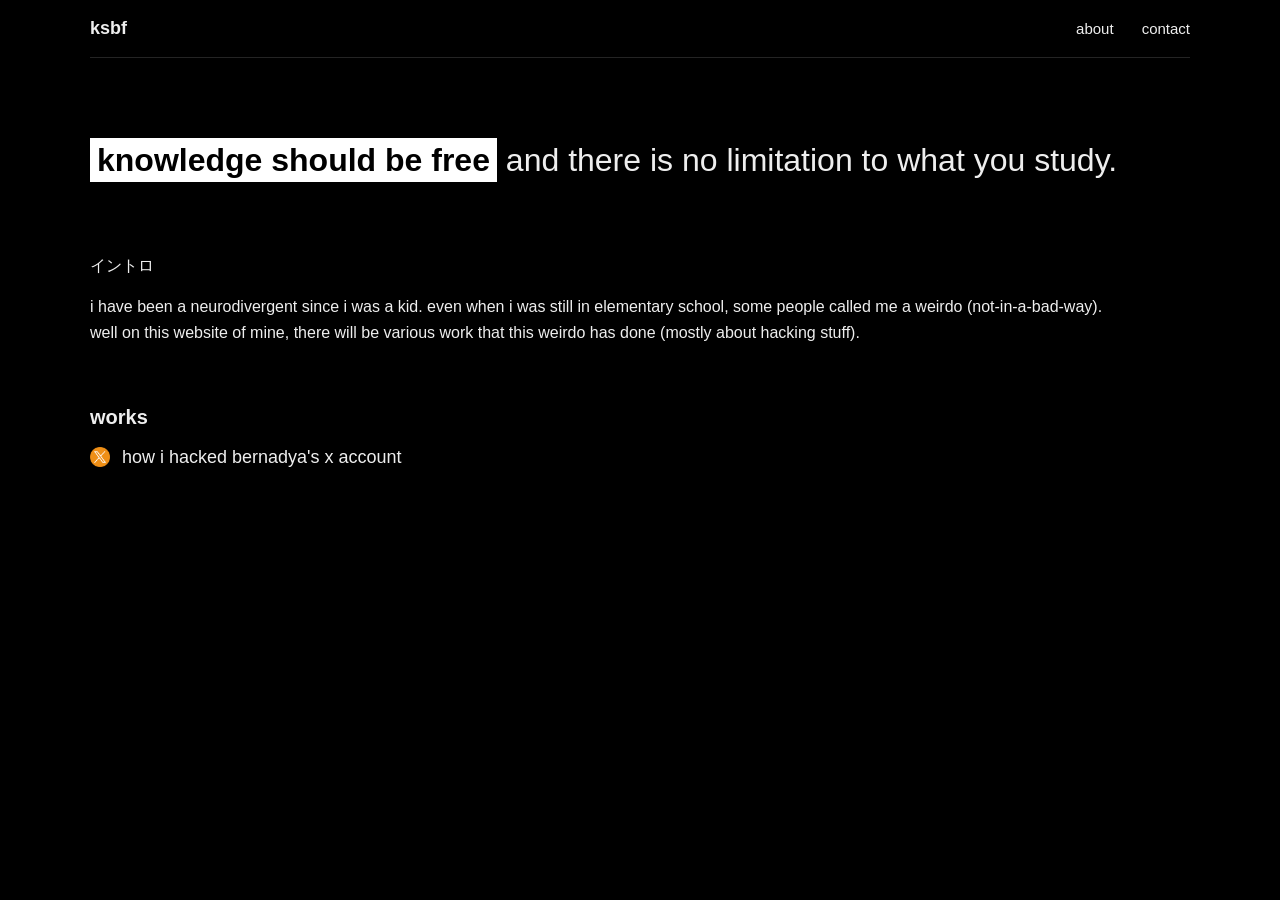
<file: index.html>
<!DOCTYPE html>
<html lang="en">
<head>
    <meta charset="UTF-8">
    <meta name="viewport" content="width=device-width, initial-scale=1.0">
    <title>KSBF</title>

    <link rel="stylesheet" href="style.css">
</head>

<body>
    <div class="container">
        <header>
            <nav class="navbar">
                <a href="index.html" class="logo">ksbf</a>
                <ul class="nav-menu">
                    <li><a href="about.html">about</a></li>
                    <li><a href="contact.html">contact</a></li>
                </ul>
            </nav>
        </header>

        <main>
            <section class="hero">
                <p>
                    <span class="highlight">knowledge should be free</span>
                    and there is no limitation to what you study.
                </p>
            </section>

            <section class="intro">
                <p>
                    イントロ
                </p>

                <p>
                    i have been a neurodivergent since i was a kid.
                    even when i was still in elementary school, some people called me a
                    weirdo (not-in-a-bad-way). well on this website of mine, there will be
                    various work that this weirdo has done (mostly about hacking stuff).
                </p>
            </section>

            <section class="works">
                <h2>
                    <a href="#">works</a>
                </h2>
                <article>
                    <a href="article-detail.html" class="article-link">
                        <img src="images/x-logo.png" alt="">
                        how i hacked bernadya's x account
                    </a>
                </article>
            </section>
        </main>
    </div>
</body>
</html>
</file>
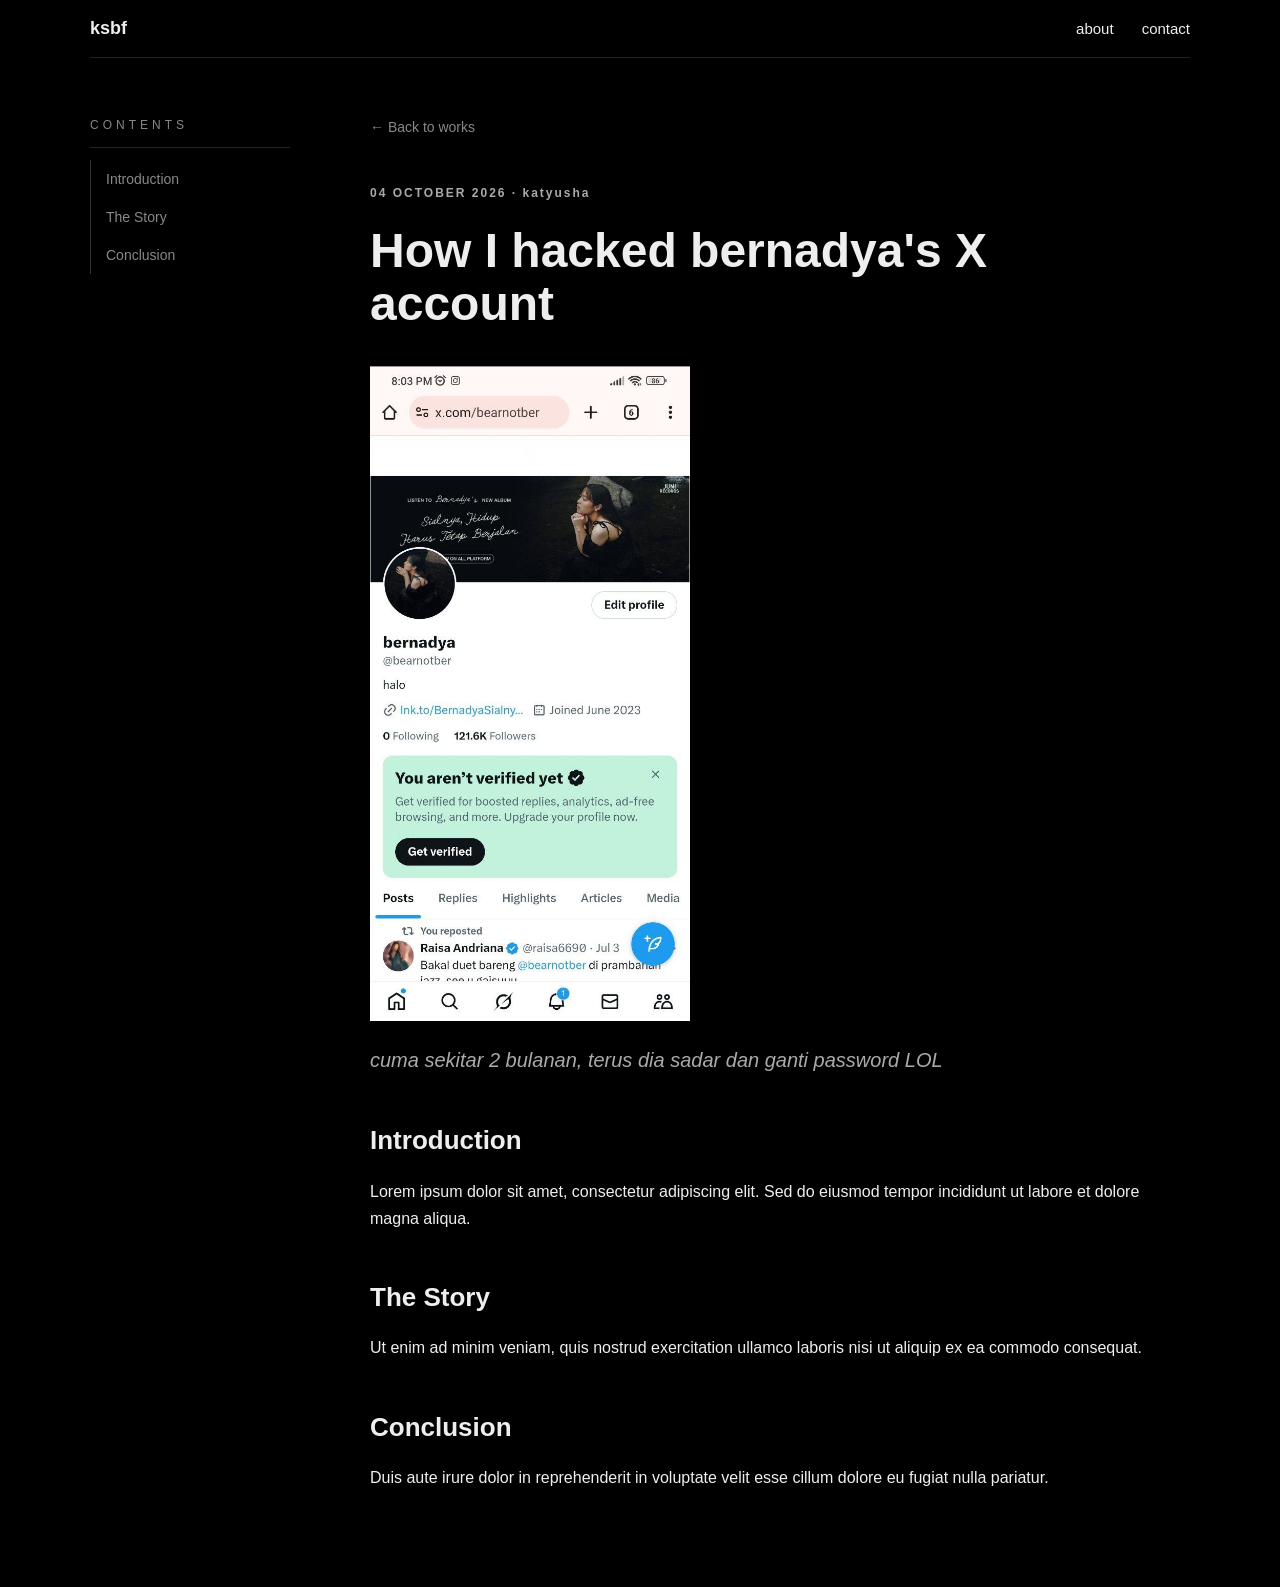
<file: article-detail.html>
<!DOCTYPE html>
<html lang="en">
<head>
    <meta charset="UTF-8">
    <meta name="viewport" content="width=device-width, initial-scale=1.0">
    <title>How I Hacked Bernadya's X Account - KSBF</title>
    <link rel="stylesheet" href="style.css">
</head>

<body>

    <div class="container">

        <header>
            <nav class="navbar">
                <a href="index.html" class="logo">ksbf</a>

                <ul class="nav-menu">
                    <li><a href="about.html">about</a></li>
                    <li><a href="contact.html">contact</a></li>
                </ul>
            </nav>
        </header>

        <main class="article-layout">

            <aside class="contents">
                <h3>CONTENTS</h3>

                <ul>
                    <li><a href="#introduction">Introduction</a></li>
                    <li><a href="#story">The Story</a></li>
                    <li><a href="#conclusion">Conclusion</a></li>
                </ul>
            </aside>

            <article class="article-detail">

                <a href="index.html" class="back-link">← Back to works</a>

                <p class="article-meta">
                    04 OCTOBER 2026 · katyusha
                </p>

                <h1>How I hacked bernadya's X account</h1>
                <img src="images/proof-lol.png" alt="yea this is the proof" class="article-image">

                <p class="article-subtitle">
                    cuma sekitar 2 bulanan, terus dia sadar dan ganti password LOL
                </p>

                <section id="introduction">
                    <h2>Introduction</h2>

                    <p>
                        Lorem ipsum dolor sit amet, consectetur adipiscing elit.
                        Sed do eiusmod tempor incididunt ut labore et dolore magna aliqua.
                    </p>
                </section>

                <section id="story">
                    <h2>The Story</h2>

                    <p>
                        Ut enim ad minim veniam, quis nostrud exercitation ullamco laboris
                        nisi ut aliquip ex ea commodo consequat.
                    </p>
                </section>

                <section id="conclusion">
                    <h2>Conclusion</h2>

                    <p>
                        Duis aute irure dolor in reprehenderit in voluptate velit esse
                        cillum dolore eu fugiat nulla pariatur.
                    </p>
                </section>

            </article>

        </main>

    </div>

</body>
</html>
</file>
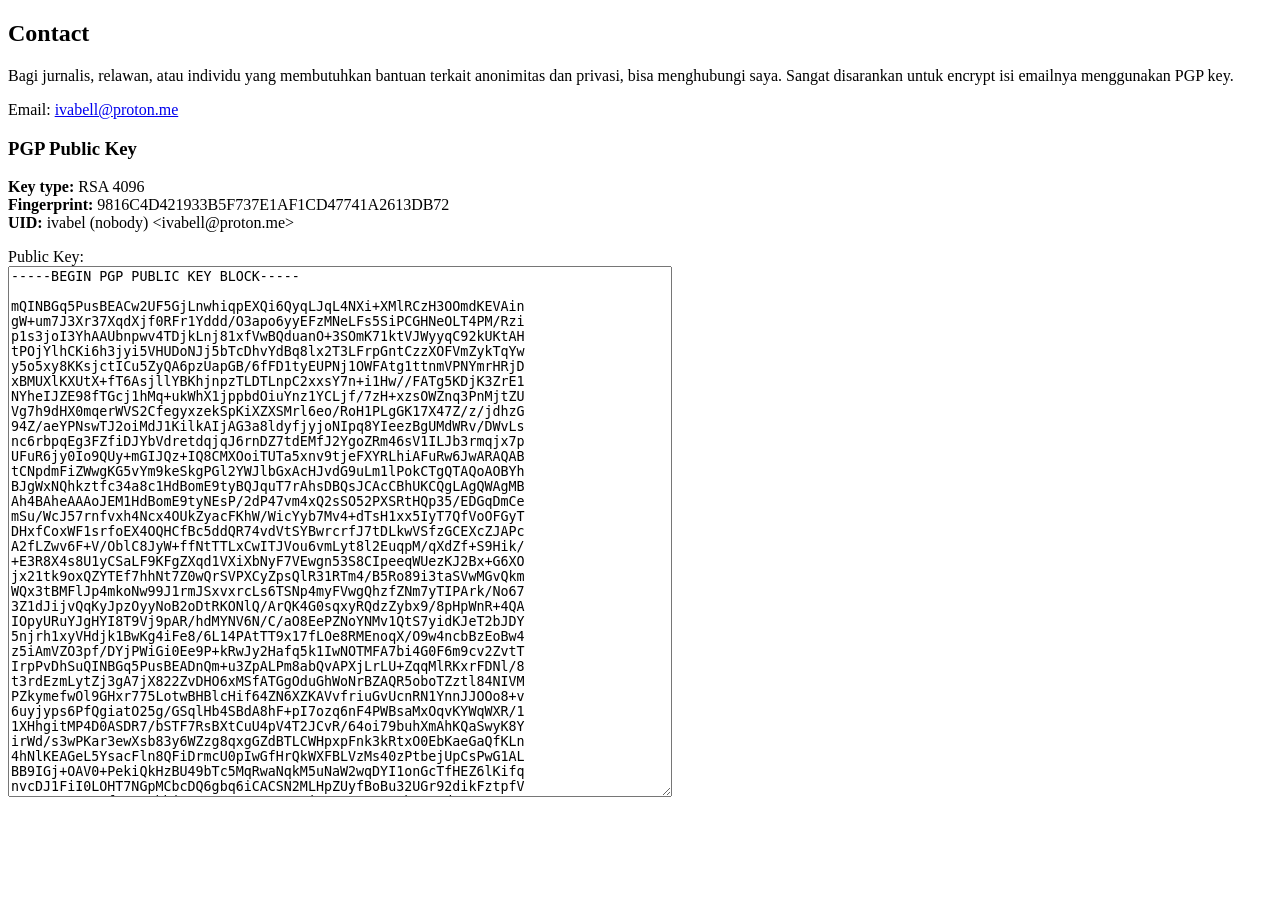
<file: contact.html>
<!DOCTYPE html>
<head>
    <title>Contact - KSBF</title>
</head>

<body>
    <main>
        <article>
            <h2>Contact</h2>

            <p>
                Bagi jurnalis, relawan, atau individu yang membutuhkan bantuan terkait anonimitas dan privasi, bisa menghubungi saya.
                Sangat disarankan untuk encrypt isi emailnya menggunakan PGP key.
            </p>

            <p>
                Email:
                <a href="mailto:ivabell@proton.me">ivabell@proton.me</a>
            </p>

            <section>
                <h3>PGP Public Key</h3>

                <p>
                    <b>Key type:</b> RSA 4096<br>
                    <b>Fingerprint:</b> 9816C4D421933B5F737E1AF1CD47741A2613DB72<br>
                    <b>UID:</b> ivabel (nobody) &lt;ivabell@proton.me&gt;
                </p>

                <label for="pgp-key">Public Key:</label><br>
                <textarea id="pgp-key" rows="35" cols="80" readonly>
-----BEGIN PGP PUBLIC KEY BLOCK-----

mQINBGq5PusBEACw2UF5GjLnwhiqpEXQi6QyqLJqL4NXi+XMlRCzH3OOmdKEVAin
gW+um7J3Xr37XqdXjf0RFr1Yddd/O3apo6yyEFzMNeLFs5SiPCGHNeOLT4PM/Rzi
p1s3joI3YhAAUbnpwv4TDjkLnj81xfVwBQduanO+3SOmK71ktVJWyyqC92kUKtAH
tPOjYlhCKi6h3jyi5VHUDoNJj5bTcDhvYdBq8lx2T3LFrpGntCzzXOFVmZykTqYw
y5o5xy8KKsjctICu5ZyQA6pzUapGB/6fFD1tyEUPNj1OWFAtg1ttnmVPNYmrHRjD
xBMUXlKXUtX+fT6AsjllYBKhjnpzTLDTLnpC2xxsY7n+i1Hw//FATg5KDjK3ZrE1
NYheIJZE98fTGcj1hMq+ukWhX1jppbdOiuYnz1YCLjf/7zH+xzsOWZnq3PnMjtZU
Vg7h9dHX0mqerWVS2CfegyxzekSpKiXZXSMrl6eo/RoH1PLgGK17X47Z/z/jdhzG
94Z/aeYPNswTJ2oiMdJ1KilkAIjAG3a8ldyfjyjoNIpq8YIeezBgUMdWRv/DWvLs
nc6rbpqEg3FZfiDJYbVdretdqjqJ6rnDZ7tdEMfJ2YgoZRm46sV1ILJb3rmqjx7p
UFuR6jy0Io9QUy+mGIJQz+IQ8CMXOoiTUTa5xnv9tjeFXYRLhiAFuRw6JwARAQAB
tCNpdmFiZWwgKG5vYm9keSkgPGl2YWJlbGxAcHJvdG9uLm1lPokCTgQTAQoAOBYh
BJgWxNQhkztfc34a8c1HdBomE9tyBQJquT7rAhsDBQsJCAcCBhUKCQgLAgQWAgMB
Ah4BAheAAAoJEM1HdBomE9tyNEsP/2dP47vm4xQ2sSO52PXSRtHQp35/EDGqDmCe
mSu/WcJ57rnfvxh4Ncx4OUkZyacFKhW/WicYyb7Mv4+dTsH1xx5IyT7QfVoOFGyT
DHxfCoxWF1srfoEX4OQHCfBc5ddQR74vdVtSYBwrcrfJ7tDLkwVSfzGCEXcZJAPc
A2fLZwv6F+V/OblC8JyW+ffNtTTLxCwITJVou6vmLyt8l2EuqpM/qXdZf+S9Hik/
+E3R8X4s8U1yCSaLF9KFgZXqd1VXiXbNyF7VEwgn53S8CIpeeqWUezKJ2Bx+G6XO
jx21tk9oxQZYTEf7hhNt7Z0wQrSVPXCyZpsQlR31RTm4/B5Ro89i3taSVwMGvQkm
WQx3tBMFlJp4mkoNw99J1rmJSxvxrcLs6TSNp4myFVwgQhzfZNm7yTIPArk/No67
3Z1dJijvQqKyJpzOyyNoB2oDtRKONlQ/ArQK4G0sqxyRQdzZybx9/8pHpWnR+4QA
IOpyURuYJgHYI8T9Vj9pAR/hdMYNV6N/C/aO8EePZNoYNMv1QtS7yidKJeT2bJDY
5njrh1xyVHdjk1BwKg4iFe8/6L14PAtTT9x17fLOe8RMEnoqX/O9w4ncbBzEoBw4
z5iAmVZO3pf/DYjPWiGi0Ee9P+kRwJy2Hafq5k1IwNOTMFA7bi4G0F6m9cv2ZvtT
IrpPvDhSuQINBGq5PusBEADnQm+u3ZpALPm8abQvAPXjLrLU+ZqqMlRKxrFDNl/8
t3rdEzmLytZj3gA7jX822ZvDHO6xMSfATGgOduGhWoNrBZAQR5oboTZztl84NIVM
PZkymefwOl9GHxr775LotwBHBlcHif64ZN6XZKAVvfriuGvUcnRN1YnnJJOOo8+v
6uyjyps6PfQgiatO25g/GSqlHb4SBdA8hF+pI7ozq6nF4PWBsaMxOqvKYWqWXR/1
1XHhgitMP4D0ASDR7/bSTF7RsBXtCuU4pV4T2JCvR/64oi79buhXmAhKQaSwyK8Y
irWd/s3wPKar3ewXsb83y6WZzg8qxgGZdBTLCWHpxpFnk3kRtxO0EbKaeGaQfKLn
4hNlKEAGeL5YsacFln8QFiDrmcU0pIwGfHrQkWXFBLVzMs40zPtbejUpCsPwG1AL
BB9IGj+OAV0+PekiQkHzBU49bTc5MqRwaNqkM5uNaW2wqDYI1onGcTfHEZ6lKifq
nvcDJ1FiI0LOHT7NGpMCbcDQ6gbq6iCACSN2MLHpZUyfBoBu32UGr92dikFztpfV
tNag8qHHuQ2DfcuoAZhbjTYNQ8P5Jvc+ZPzzqiqKCJxmzYR2JbAEpSdpynN5wVJZ
IIgtnB0BP2YE4+rL46uQ6ds6tKvS/qvZhnHJU0Bry7JFhyL0Io+3CpP5GFDlNBNV
twARAQABiQI2BBgBCgAgFiEEmBbE1CGTO19zfhrxzUd0GiYT23IFAmq5PusCGwwA
CgkQzUd0GiYT23I6rA//ULn8MtGSJZdVufTJDCFFg/pJoSeVAM2co0di8Ij1t+fI
TfUvpDATB+pWP9gB0ESoWaA8cfulXMIwh3VITiJK0l1Fx0z8qoDcuXAp0zBOOb8K
igQv9O6cJYYn9085psb3RxBovPNcXGSKSi0sYpy+uy7W7e5PtK1o4xhI5kZpiBZD
Leuwrada6B5hldE00BlKJ02vH81agnjWOmKcsKOthvpEUT609fttV35RyvhcxPcV
+Y8iM3+jBAZ7NZ9H974UITAxtJEvc0Jso8UJeGYHz4vCIHutbeDmUiK+2VvIBcb3
rGXg0XKXPxZ4I1tidS/ZhBkM36D3lMCkV4E9v6Q1tJTQMARtSGBINxGbYEuJ0szo
qeDYdaItJPUa41Uogp5I7hBYhgA/6Ad0qAWK1nObdStjjLnTSa4SMBf3+UvBcgGL
zi0HD3JBShQqKgkZxiBulaYlNBdQqrY3ztOTxSXNm58ddSZn+HXUdSiSfBZqp9fx
pRw+PsFYeSUeYE2FQjDGdc/UFfTtC73tqlxSGdLnYL1m3Puge2jSXYrETq153cA/
/owraEHfSp92wUNNFMra9QVJp5t4fHeb9kTHlSCJkDmKwJClT1gUz/pxWka6eX1H
JiRy7vXkMvYm9+JT1+MdnUyVmc8qEquRqSoIVVoKDEYpOPnQaJuB4LOfnNs0RCA=
=loN6
-----END PGP PUBLIC KEY BLOCK-----
                </textarea>
            </section>
        </article>
    </main>

    <footer>
        <p></p>
    </footer>

</body>
</html>
</file>
<file: style.css>
body {
    margin: 0;
    background-color: #000000;
    color: #eeeeee;
    font-family: "Geist", Arial, sans-serif;
    font-size: 16px;
}

.container {
    width: 90%;
    max-width: 1100px;
    margin: 0 auto;
}

.navbar {
    display: flex;
    flex-direction: row;
    justify-content: space-between;
    align-items: center;

    padding: 18px 0;
    border-bottom: 1px solid #242424;
}

.logo {
    font-size: 18px;
    font-weight: 600;
}

.nav-menu {
    display: flex;
    flex-direction: row;
    gap: 28px;

    margin: 0;
    padding: 0;

    list-style-type: none;
}

.nav-menu a {
    font-size: 15px;
    font-weight: 500;
}

a {
    color: #eeeeee;
    text-decoration: none;
}

a:hover {
    color: #ffffff;
}

.hero {
    margin-top: 80px;
    margin-bottom: 70px;
}

.hero p {
    font-size: 32px;
    line-height: 1.4;
    margin: 0;
}

.highlight {
    background-color: #ffffff;
    color: #000000;
    padding: 4px 7px;
    font-weight: 600;
}

.intro {
    max-width: 1040px;
    margin-bottom: 60px;
}

.intro p {
    line-height: 1.6;
}

.works h2 {
    font-size: 20px;
    font-weight: 600;
}

.works article {
    margin-top: 18px;
    font-size: 18px;
}

.article-link {
    display: flex;
    align-items: center;
    gap: 12px;
}

.article-link img {
    width: 20px;
    height: 20px;
}

/* ARTICLE DETAIL */

.article-layout {
    display: grid;
    grid-template-columns: 220px 1fr;
    gap: 60px;

    margin-top: 60px;
    margin-bottom: 80px;
}

.contents {
    padding-right: 20px;
}

.contents h3 {
    margin-top: 0;
    padding-bottom: 15px;

    border-bottom: 1px solid #242424;

    font-size: 12px;
    font-weight: 500;
    letter-spacing: 4px;

    color: #888888;
}

.contents ul {
    margin: 0;
    padding: 0;

    list-style-type: none;
}

.contents li {
    padding: 10px 0 10px 15px;

    border-left: 1px solid #333333;
}

.contents a {
    color: #888888;
    font-size: 14px;
}

.contents a:hover {
    color: #ffffff;
}

.article-detail {
    max-width: 800px;
}

.back-link {
    color: #888888;
    font-size: 14px;
}

.article-meta {
    margin-top: 50px;
    margin-bottom: 25px;

    color: #aaaaaa;

    font-size: 12px;
    font-weight: 600;
    letter-spacing: 2px;
}

.article-detail h1 {
    margin-top: 0;
    margin-bottom: 20px;

    font-size: 48px;
    line-height: 1.1;
}

.article-subtitle {
    margin-bottom: 50px;

    color: #aaaaaa;

    font-size: 20px;
    font-style: italic;
    line-height: 1.5;
}

.article-detail section {
    margin-top: 50px;
}

.article-detail section h2 {
    font-size: 26px;
    font-weight: 600;
}

.article-detail section p {
    line-height: 1.7;
}

.article-image {
    width: 40%;
    height: auto;

    margin-top: 15px;
}

@media (max-width: 576px) {


    .container {
        width: 90%;
    }

    .navbar {
        padding: 15px 0;
    }

    .nav-menu {
        gap: 18px;
    }

    .hero {
        margin-top: 50px;
        margin-bottom: 50px;
    }

    .hero p {
        font-size: 24px;
    }

    body {
        font-size: 15px;
    }

    .article-layout {
    grid-template-columns: 1fr;
    gap: 30px;
    margin-top: 40px;
    }

    .contents {
        padding-right: 0;
    }

    .article-detail h1 {
        font-size: 34px;
    }

    .article-image {
        width: 100%;
        max-width: 350px;
    }

}
</file>
